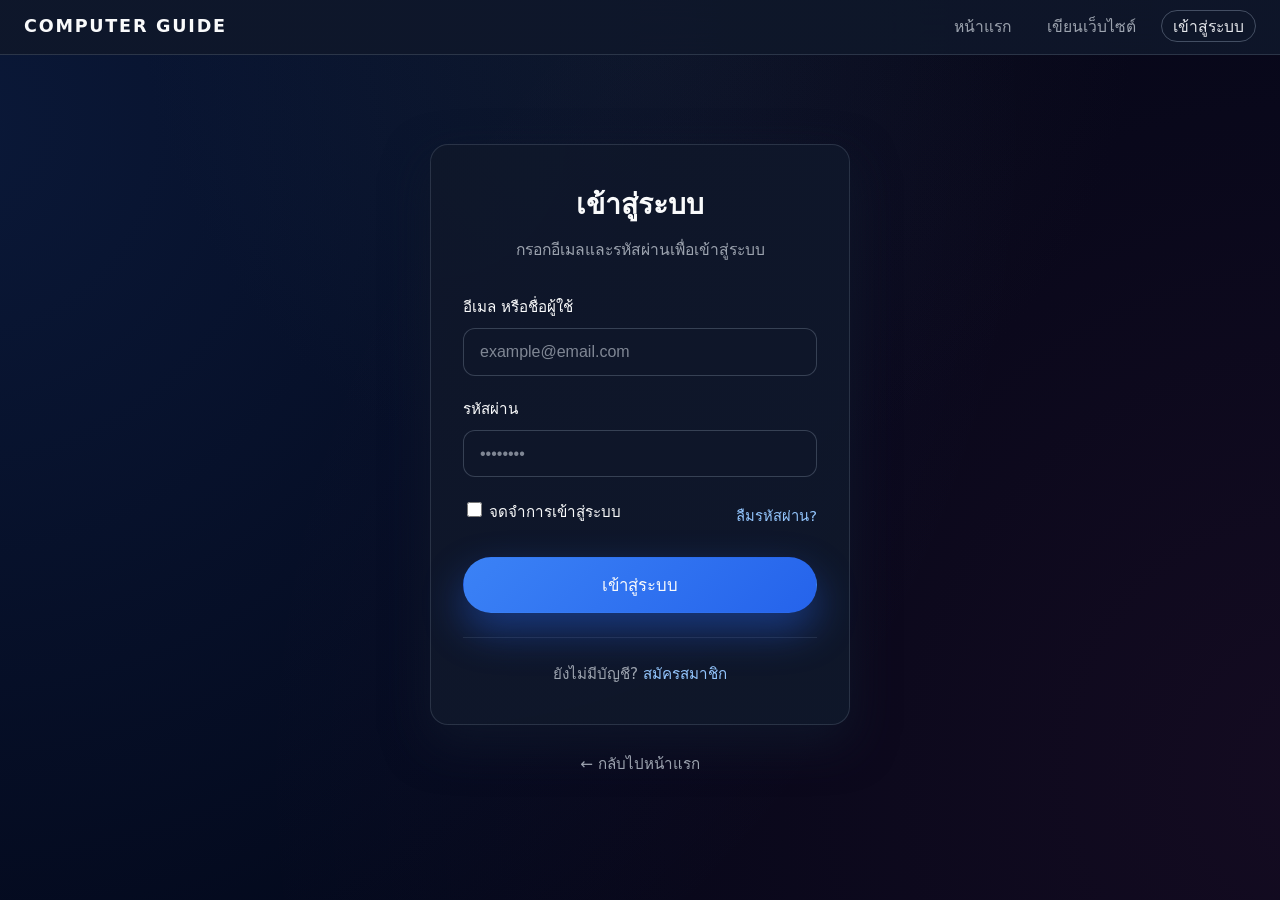
<file: login.html>
<!DOCTYPE html>
<html lang="th">
<head>
  <meta charset="UTF-8" />
  <meta name="viewport" content="width=device-width, initial-scale=1.0" />
  <title>เข้าสู่ระบบ - คู่มือความรู้คอมพิวเตอร์</title>
  <link rel="stylesheet" href="styles.css" />
</head>
<body class="login-page">
  <div class="login-bg"></div>

  <nav class="top-nav">
    <div class="container nav-inner">
      <a href="index.html" class="logo">Computer Guide</a>
      <ul class="nav-links">
        <li><a href="index.html">หน้าแรก</a></li>
        <li><a href="index.html#webdev">เขียนเว็บไซต์</a></li>
        <li><a href="login.html" class="nav-active">เข้าสู่ระบบ</a></li>
      </ul>
    </div>
  </nav>

  <main class="login-main">
    <div class="login-wrapper">
      <div class="login-card">
        <div class="login-header">
          <h1>เข้าสู่ระบบ</h1>
          <p>กรอกอีเมลและรหัสผ่านเพื่อเข้าสู่ระบบ</p>
        </div>

        <form class="login-form" id="loginForm" novalidate>
          <div class="form-group">
            <label for="email">อีเมล หรือชื่อผู้ใช้</label>
            <input
              type="text"
              id="email"
              name="email"
              placeholder="example@email.com"
              autocomplete="username"
              required
            />
            <span class="form-error" id="emailError" aria-live="polite"></span>
          </div>

          <div class="form-group">
            <label for="password">รหัสผ่าน</label>
            <input
              type="password"
              id="password"
              name="password"
              placeholder="••••••••"
              autocomplete="current-password"
              required
            />
            <span class="form-error" id="passwordError" aria-live="polite"></span>
          </div>

          <div class="form-options">
            <label class="checkbox-wrap">
              <input type="checkbox" name="remember" />
              <span>จดจำการเข้าสู่ระบบ</span>
            </label>
            <a href="#" class="forgot-link">ลืมรหัสผ่าน?</a>
          </div>

          <button type="submit" class="btn btn-primary btn-block" id="submitBtn">
            เข้าสู่ระบบ
          </button>
        </form>

        <p class="login-footer">
          ยังไม่มีบัญชี? <a href="register.html">สมัครสมาชิก</a>
        </p>
      </div>

      <p class="back-home">
        <a href="index.html">← กลับไปหน้าแรก</a>
      </p>
    </div>
  </main>

  <script src="script.js"></script>
  <script>
    document.addEventListener("DOMContentLoaded", function () {
      var form = document.getElementById("loginForm");
      var emailInput = document.getElementById("email");
      var passwordInput = document.getElementById("password");
      var emailError = document.getElementById("emailError");
      var passwordError = document.getElementById("passwordError");
      var submitBtn = document.getElementById("submitBtn");

      function showError(el, msg) {
        el.textContent = msg;
        el.style.display = msg ? "block" : "none";
      }

      form.addEventListener("submit", function (e) {
        e.preventDefault();
        showError(emailError, "");
        showError(passwordError, "");

        var email = emailInput.value.trim();
        var password = passwordInput.value;

        var hasError = false;
        if (!email) {
          showError(emailError, "กรุณากรอกอีเมลหรือชื่อผู้ใช้");
          hasError = true;
        }
        if (!password) {
          showError(passwordError, "กรุณากรอกรหัสผ่าน");
          hasError = true;
        }
        if (hasError) return;

        submitBtn.disabled = true;
        submitBtn.textContent = "กำลังเข้าสู่ระบบ...";

        setTimeout(function () {
          alert("ตอนนี้เป็นแบบฟอร์มตัวอย่าง ยังไม่ได้เชื่อมกับระบบหลังบ้าน");
          submitBtn.disabled = false;
          submitBtn.textContent = "เข้าสู่ระบบ";
        }, 800);
      });
    });
  </script>
</body>
</html>
</file>
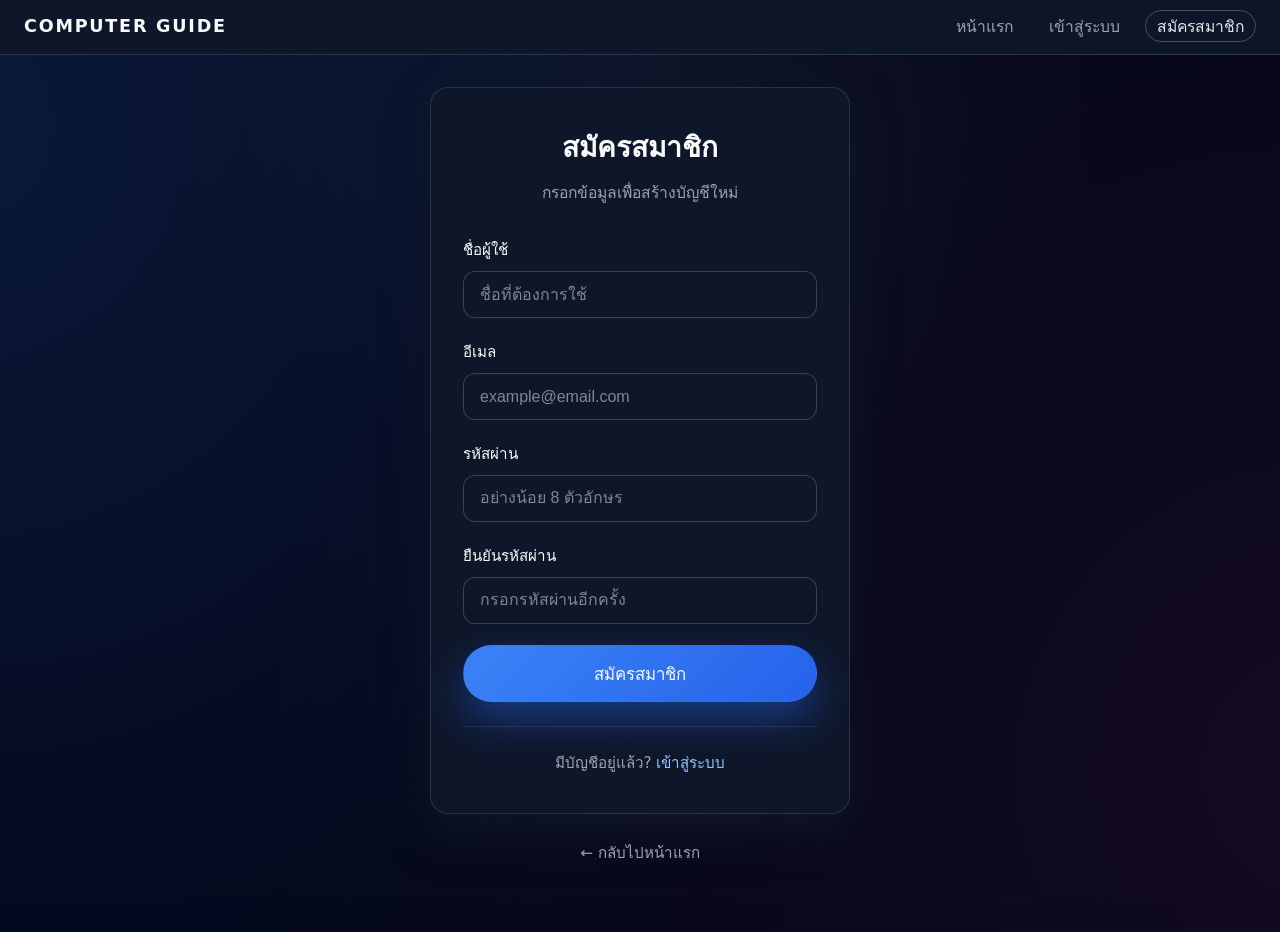
<file: register.html>
<!DOCTYPE html>
<html lang="th">
<head>
  <meta charset="UTF-8" />
  <meta name="viewport" content="width=device-width, initial-scale=1.0" />
  <title>สมัครสมาชิก - คู่มือความรู้คอมพิวเตอร์</title>
  <link rel="stylesheet" href="styles.css" />
</head>
<body class="login-page">
  <div class="login-bg"></div>

  <nav class="top-nav">
    <div class="container nav-inner">
      <a href="index.html" class="logo">Computer Guide</a>
      <ul class="nav-links">
        <li><a href="index.html">หน้าแรก</a></li>
        <li><a href="login.html">เข้าสู่ระบบ</a></li>
        <li><a href="register.html" class="nav-active">สมัครสมาชิก</a></li>
      </ul>
    </div>
  </nav>

  <main class="login-main">
    <div class="login-wrapper">
      <div class="login-card">
        <div class="login-header">
          <h1>สมัครสมาชิก</h1>
          <p>กรอกข้อมูลเพื่อสร้างบัญชีใหม่</p>
        </div>

        <form class="login-form" id="registerForm" novalidate>
          <div class="form-group">
            <label for="name">ชื่อผู้ใช้</label>
            <input type="text" id="name" name="name" placeholder="ชื่อที่ต้องการใช้" required />
            <span class="form-error" id="nameError" aria-live="polite"></span>
          </div>
          <div class="form-group">
            <label for="email">อีเมล</label>
            <input type="email" id="email" name="email" placeholder="example@email.com" required />
            <span class="form-error" id="emailError" aria-live="polite"></span>
          </div>
          <div class="form-group">
            <label for="password">รหัสผ่าน</label>
            <input type="password" id="password" name="password" placeholder="อย่างน้อย 8 ตัวอักษร" required minlength="8" />
            <span class="form-error" id="passwordError" aria-live="polite"></span>
          </div>
          <div class="form-group">
            <label for="password2">ยืนยันรหัสผ่าน</label>
            <input type="password" id="password2" name="password2" placeholder="กรอกรหัสผ่านอีกครั้ง" required />
            <span class="form-error" id="password2Error" aria-live="polite"></span>
          </div>
          <button type="submit" class="btn btn-primary btn-block" id="submitBtn">สมัครสมาชิก</button>
        </form>

        <p class="login-footer">
          มีบัญชีอยู่แล้ว? <a href="login.html">เข้าสู่ระบบ</a>
        </p>
      </div>
      <p class="back-home"><a href="index.html">← กลับไปหน้าแรก</a></p>
    </div>
  </main>

  <script>
    document.addEventListener("DOMContentLoaded", function () {
      var form = document.getElementById("registerForm");
      var submitBtn = document.getElementById("submitBtn");
      function showError(id, msg) {
        var el = document.getElementById(id);
        if (el) { el.textContent = msg; el.style.display = msg ? "block" : "none"; }
      }
      form.addEventListener("submit", function (e) {
        e.preventDefault();
        ["nameError", "emailError", "passwordError", "password2Error"].forEach(function (id) { showError(id, ""); });
        var name = document.getElementById("name").value.trim();
        var email = document.getElementById("email").value.trim();
        var password = document.getElementById("password").value;
        var password2 = document.getElementById("password2").value;
        var hasError = false;
        if (!name) { showError("nameError", "กรุณากรอกชื่อผู้ใช้"); hasError = true; }
        if (!email) { showError("emailError", "กรุณากรอกอีเมล"); hasError = true; }
        if (!password) { showError("passwordError", "กรุณากรอกรหัสผ่าน"); hasError = true; }
        else if (password.length < 8) { showError("passwordError", "รหัสผ่านอย่างน้อย 8 ตัวอักษร"); hasError = true; }
        if (password !== password2) { showError("password2Error", "รหัสผ่านไม่ตรงกัน"); hasError = true; }
        if (hasError) return;
        submitBtn.disabled = true;
        submitBtn.textContent = "กำลังสมัคร...";
        setTimeout(function () {
          alert("ตอนนี้เป็นแบบฟอร์มตัวอย่าง ยังไม่ได้เชื่อมกับระบบหลังบ้าน");
          submitBtn.disabled = false;
          submitBtn.textContent = "สมัครสมาชิก";
        }, 800);
      });
    });
  </script>
</body>
</html>
</file>
<file: styles.css>
:root {
  --bg: #050816;
  --bg-soft: #0b1020;
  --bg-muted: #111827;
  --accent: #3b82f6;
  --accent-soft: rgba(59, 130, 246, 0.1);
  --accent-strong: #2563eb;
  --text-main: #f9fafb;
  --text-muted: #9ca3af;
  --card-bg: #020617;
  --border-subtle: rgba(148, 163, 184, 0.2);
  --shadow-soft: 0 18px 45px rgba(15, 23, 42, 0.85);
  --radius-lg: 18px;
  --radius-pill: 999px;
  --container-width: min(1320px, 100% - 3rem);
}

*,
*::before,
*::after {
  box-sizing: border-box;
}

body {
  margin: 0;
  font-family: system-ui, -apple-system, BlinkMacSystemFont, "Segoe UI", sans-serif;
  font-size: 1.05rem;
  background: radial-gradient(circle at top, #0b1120 0, #020617 45%, #020617 100%);
  color: var(--text-main);
  line-height: 1.7;
  -webkit-font-smoothing: antialiased;
}

.container {
  width: var(--container-width);
  margin-inline: auto;
}

/* Hero */
.hero {
  position: relative;
  min-height: 76vh;
  padding: 3.5rem 0 2.5rem;
  overflow: hidden;
}

.hero::before {
  content: "";
  position: absolute;
  inset: -40%;
  background:
    radial-gradient(circle at 0% 0%, rgba(59, 130, 246, 0.28), transparent 55%),
    radial-gradient(circle at 100% 0%, rgba(236, 72, 153, 0.18), transparent 55%);
  opacity: 0.95;
  pointer-events: none;
}

.hero-overlay {
  position: absolute;
  inset: 0;
  background:
    radial-gradient(circle at top, rgba(15, 23, 42, 0) 0, rgba(15, 23, 42, 0.8) 55%, #020617 100%);
}

.hero-layout {
  position: relative;
  z-index: 1;
  display: grid;
  grid-template-columns: minmax(0, 1.25fr) minmax(0, 1fr);
  gap: 3rem;
  align-items: center;
}

.hero-content {
  max-width: 720px;
}

.hero h1 {
  font-size: clamp(2.6rem, 3.2vw + 1.8rem, 3.8rem);
  line-height: 1.15;
  margin-bottom: 1.2rem;
  letter-spacing: 0.02em;
}

.hero p {
  color: var(--text-muted);
  font-size: 1.1rem;
  max-width: 42rem;
}

.hero-actions {
  display: flex;
  flex-wrap: wrap;
  gap: 0.85rem;
  margin-top: 1.8rem;
}

.hero-graphic {
  position: relative;
  justify-self: flex-end;
}

.hero-graphic::before {
  content: "";
  position: absolute;
  inset: 8%;
  border-radius: 28px;
  background: radial-gradient(circle at top left, rgba(59, 130, 246, 0.25), transparent 70%);
  filter: blur(12px);
  opacity: 0.9;
}

.hero-graphic img {
  position: relative;
  z-index: 1;
  display: block;
  width: min(480px, 100%);
  border-radius: 26px;
  border: 1px solid rgba(148, 163, 184, 0.4);
  box-shadow:
    0 28px 80px rgba(15, 23, 42, 0.95),
    0 0 0 1px rgba(15, 23, 42, 0.9);
  object-fit: cover;
}

.btn {
  border-radius: var(--radius-pill);
  border: 1px solid transparent;
  padding: 0.85rem 1.7rem;
  font-size: 1.05rem;
  cursor: pointer;
  font-weight: 500;
  display: inline-flex;
  align-items: center;
  justify-content: center;
  gap: 0.5rem;
  transition:
    background-color 0.2s ease,
    color 0.2s ease,
    transform 0.15s ease,
    box-shadow 0.2s ease,
    border-color 0.2s ease;
  text-decoration: none;
}

.btn-primary {
  background: linear-gradient(135deg, var(--accent), var(--accent-strong));
  color: #f9fafb;
  box-shadow: 0 18px 40px rgba(37, 99, 235, 0.45);
}

.btn-primary:hover {
  transform: translateY(-1px);
  box-shadow: 0 20px 45px rgba(37, 99, 235, 0.6);
}

.btn-outline {
  background: rgba(15, 23, 42, 0.7);
  border-color: rgba(148, 163, 184, 0.45);
  color: var(--text-main);
}

.btn-outline:hover {
  background: rgba(15, 23, 42, 0.95);
  border-color: var(--accent);
}

.btn-small {
  padding: 0.5rem 1.05rem;
  font-size: 0.88rem;
}

/* Top navigation */
.top-nav {
  position: sticky;
  top: 0;
  z-index: 20;
  backdrop-filter: blur(22px);
  background: linear-gradient(to right, rgba(15, 23, 42, 0.94), rgba(15, 23, 42, 0.92));
  border-bottom: 1px solid rgba(148, 163, 184, 0.22);
}

.nav-inner {
  display: flex;
  align-items: center;
  justify-content: space-between;
  padding-block: 0.75rem;
}

.logo {
  font-weight: 700;
  font-size: 1.1rem;
  letter-spacing: 0.1em;
  text-transform: uppercase;
  color: #e5e7eb;
}

.nav-links {
  list-style: none;
  display: flex;
  gap: 0.75rem;
  margin: 0;
  padding: 0;
  font-size: 0.98rem;
}

.nav-links a {
  color: var(--text-muted);
  text-decoration: none;
  padding: 0.35rem 0.7rem;
  border-radius: 999px;
  border: 1px solid transparent;
  transition:
    color 0.15s ease,
    background-color 0.15s ease,
    border-color 0.15s ease;
}

.nav-links a:hover {
  color: #e5e7eb;
  background: rgba(15, 23, 42, 0.9);
  border-color: rgba(148, 163, 184, 0.4);
}

/* Sections */
.section {
  padding: 4rem 0;
}

.section-muted {
  background: radial-gradient(circle at top, #020617 0, #020617 20%, #020617 100%);
}

.section h2 {
  font-size: 1.95rem;
  margin-bottom: 0.75rem;
}

.section-intro {
  color: var(--text-muted);
  max-width: 52rem;
  margin-bottom: 2.5rem;
  font-size: 1.08rem;
}

.section-image {
  width: 100%;
  max-height: 300px;
  object-fit: cover;
  border-radius: 22px;
  border: 1px solid rgba(148, 163, 184, 0.35);
  box-shadow: var(--shadow-soft);
  margin: 1.75rem 0 2.25rem;
}

.grid {
  display: grid;
  gap: 1.75rem;
}

.grid-2 {
  grid-template-columns: repeat(2, minmax(0, 1fr));
}

.grid-3 {
  grid-template-columns: repeat(3, minmax(0, 1fr));
}

.card,
.topic-card {
  background: radial-gradient(circle at top left, rgba(15, 23, 42, 0.95), rgba(15, 23, 42, 0.98));
  border-radius: var(--radius-lg);
  padding: 1.65rem 1.75rem;
  border: 1px solid var(--border-subtle);
  box-shadow: var(--shadow-soft);
  position: relative;
  overflow: hidden;
}

.card::before,
.topic-card::before {
  content: "";
  position: absolute;
  inset: -40%;
  background: radial-gradient(circle at top right, rgba(59, 130, 246, 0.14), transparent 60%);
  opacity: 0;
  transition: opacity 0.25s ease;
  pointer-events: none;
}

.card:hover::before,
.topic-card:hover::before {
  opacity: 1;
}

.card h3,
.topic-card h3 {
  margin-top: 0;
  margin-bottom: 0.75rem;
  font-size: 1.15rem;
}

.card p,
.topic-card p {
  color: var(--text-muted);
  margin-top: 0;
  margin-bottom: 0.7rem;
}

.card ul,
.topic-card ul {
  margin: 0.15rem 0 0;
  padding-left: 1.1rem;
  color: var(--text-muted);
}

.card li + li,
.topic-card li + li {
  margin-top: 0.25rem;
}

/* Footer */
.footer {
  border-top: 1px solid rgba(148, 163, 184, 0.25);
  background: #020617;
  padding: 1.6rem 0 1.9rem;
  margin-top: 1.25rem;
}

.footer-inner {
  display: flex;
  flex-wrap: wrap;
  align-items: center;
  justify-content: space-between;
  gap: 1.15rem;
  font-size: 1rem;
  color: var(--text-muted);
}

/* Login Page */
.login-page {
  min-height: 100vh;
  display: flex;
  flex-direction: column;
}

.login-bg {
  position: fixed;
  inset: 0;
  background: radial-gradient(circle at top, #0b1120 0, #020617 45%, #020617 100%);
  z-index: -1;
}

.login-bg::before {
  content: "";
  position: absolute;
  inset: -40%;
  background:
    radial-gradient(circle at 20% 30%, rgba(59, 130, 246, 0.15), transparent 50%),
    radial-gradient(circle at 80% 70%, rgba(236, 72, 153, 0.08), transparent 50%);
  pointer-events: none;
}

.login-main {
  flex: 1;
  display: flex;
  align-items: center;
  justify-content: center;
  padding: 2rem 1rem 3rem;
}

.login-wrapper {
  width: 100%;
  max-width: 420px;
}

.login-card {
  background: radial-gradient(circle at top left, rgba(15, 23, 42, 0.95), rgba(15, 23, 42, 0.98));
  border-radius: var(--radius-lg);
  border: 1px solid var(--border-subtle);
  box-shadow: var(--shadow-soft);
  padding: 2.25rem 2rem;
}

.login-header {
  text-align: center;
  margin-bottom: 2rem;
}

.login-header h1 {
  font-size: 1.75rem;
  margin: 0 0 0.5rem 0;
  color: var(--text-main);
}

.login-header p {
  margin: 0;
  color: var(--text-muted);
  font-size: 0.98rem;
}

.login-form .form-group {
  margin-bottom: 1.35rem;
}

.login-form label {
  display: block;
  font-size: 0.95rem;
  font-weight: 500;
  color: var(--text-main);
  margin-bottom: 0.45rem;
}

.login-form input[type="text"],
.login-form input[type="password"],
.login-form input[type="email"] {
  width: 100%;
  padding: 0.85rem 1rem;
  font-size: 1rem;
  color: var(--text-main);
  background: rgba(15, 23, 42, 0.8);
  border: 1px solid rgba(148, 163, 184, 0.3);
  border-radius: 12px;
  outline: none;
  transition: border-color 0.2s ease, box-shadow 0.2s ease;
  box-sizing: border-box;
}

.login-form input::placeholder {
  color: var(--text-muted);
  opacity: 0.8;
}

.login-form input:focus {
  border-color: var(--accent);
  box-shadow: 0 0 0 3px var(--accent-soft);
}

.login-form .form-error {
  display: none;
  font-size: 0.85rem;
  color: #f87171;
  margin-top: 0.4rem;
}

.form-options {
  display: flex;
  align-items: center;
  justify-content: space-between;
  flex-wrap: wrap;
  gap: 0.75rem;
  margin-bottom: 1.5rem;
}

.checkbox-wrap {
  display: inline-flex;
  align-items: center;
  gap: 0.5rem;
  font-size: 0.92rem;
  color: var(--text-muted);
  cursor: pointer;
  user-select: none;
}

.checkbox-wrap input {
  width: 1.1em;
  height: 1.1em;
  accent-color: var(--accent);
}

.forgot-link {
  font-size: 0.92rem;
  color: #93c5fd;
  text-decoration: none;
}

.forgot-link:hover {
  color: #bfdbfe;
  text-decoration: underline;
}

.btn-block {
  width: 100%;
  justify-content: center;
  padding: 0.9rem 1.5rem;
  font-size: 1.05rem;
}

.login-footer {
  text-align: center;
  margin: 1.5rem 0 0;
  padding-top: 1.5rem;
  border-top: 1px solid rgba(148, 163, 184, 0.15);
  font-size: 0.95rem;
  color: var(--text-muted);
}

.login-footer a {
  color: #93c5fd;
  text-decoration: none;
}

.login-footer a:hover {
  color: #bfdbfe;
  text-decoration: underline;
}

.back-home {
  text-align: center;
  margin-top: 1.5rem;
}

.back-home a {
  color: var(--text-muted);
  text-decoration: none;
  font-size: 0.95rem;
}

.back-home a:hover {
  color: var(--text-main);
}

.nav-links .nav-active {
  color: #e5e7eb;
  background: rgba(15, 23, 42, 0.9);
  border-color: rgba(148, 163, 184, 0.4);
}

.logo {
  text-decoration: none;
  color: inherit;
}

/* Utilities */
html {
  scroll-behavior: smooth;
}

@media (max-width: 960px) {
  .nav-links {
    display: none;
  }

  .hero {
    padding-top: 4.3rem;
  }

  .hero-layout {
    grid-template-columns: minmax(0, 1fr);
  }

  .hero-graphic {
    justify-self: flex-start;
  }

  .grid-3 {
    grid-template-columns: repeat(2, minmax(0, 1fr));
  }
}

@media (max-width: 720px) {
  .container {
    width: min(100% - 2rem, 720px);
  }

  .grid-2,
  .grid-3 {
    grid-template-columns: minmax(0, 1fr);
  }

  .hero {
    padding-top: 3.5rem;
    min-height: 62vh;
  }

  .hero-graphic {
    margin-top: 1.4rem;
  }
}

/* Web Development Section Styles */
.webdev-step {
  margin: 3.5rem 0;
  padding: 2.25rem 0;
  border-bottom: 1px solid rgba(148, 163, 184, 0.15);
}

.webdev-step:last-of-type {
  border-bottom: none;
}

.step-title {
  font-size: 1.65rem;
  color: var(--accent);
  margin-bottom: 0.9rem;
  padding-bottom: 0.6rem;
  border-bottom: 2px solid rgba(59, 130, 246, 0.3);
}

.step-description {
  color: var(--text-muted);
  font-size: 1.1rem;
  margin-bottom: 1.75rem;
  line-height: 1.75;
}

.code-block {
  background: #0a0e1a;
  border: 1px solid rgba(148, 163, 184, 0.2);
  border-radius: 10px;
  padding: 1.35rem;
  overflow-x: auto;
  margin: 1.15rem 0;
  font-family: 'Courier New', Consolas, monospace;
  font-size: 0.95rem;
  line-height: 1.65;
}

.code-block code {
  color: #e5e7eb;
  background: transparent;
  padding: 0;
}

.code-block code::before,
.code-block code::after {
  content: none;
}

.card h4 {
  font-size: 1.18rem;
  margin-bottom: 0.9rem;
  color: var(--text-main);
}

.example-card {
  background: linear-gradient(135deg, rgba(59, 130, 246, 0.08), rgba(15, 23, 42, 0.95));
  border-color: rgba(59, 130, 246, 0.3);
  margin-top: 1.5rem;
}

.example-card h4 {
  color: var(--accent);
  margin-bottom: 1rem;
}

.summary-card {
  background: linear-gradient(135deg, rgba(59, 130, 246, 0.12), rgba(15, 23, 42, 0.98));
  border-color: rgba(59, 130, 246, 0.4);
  margin-top: 2.25rem;
  padding: 2.25rem;
}

.summary-card h3 {
  color: var(--accent);
  font-size: 1.5rem;
  margin-bottom: 1.15rem;
}

.summary-card ol li {
  margin: 0.5rem 0;
  line-height: 1.8;
}

.summary-card ol li strong {
  color: var(--text-main);
}

/* Programs (details/summary) */
.programs {
  display: grid;
  gap: 1rem;
  margin-top: 1.25rem;
}

.program {
  background: radial-gradient(circle at top left, rgba(15, 23, 42, 0.95), rgba(15, 23, 42, 0.98));
  border: 1px solid rgba(148, 163, 184, 0.2);
  border-radius: 14px;
  padding: 1.2rem 1.4rem;
  box-shadow: 0 14px 40px rgba(15, 23, 42, 0.55);
}

.program summary {
  cursor: pointer;
  font-weight: 650;
  font-size: 1.08rem;
  color: #e5e7eb;
  letter-spacing: 0.01em;
  list-style: none;
  user-select: none;
  outline: none;
}

.program summary::-webkit-details-marker {
  display: none;
}

.program summary::after {
  content: "+";
  float: right;
  color: var(--text-muted);
  font-weight: 800;
}

.program[open] summary::after {
  content: "–";
}

.program-body {
  margin-top: 0.85rem;
  color: var(--text-muted);
}

.program-body p {
  margin: 0.35rem 0 0.75rem;
}

.program-body ul {
  margin: 0;
  padding-left: 1.15rem;
}

.program-body li + li {
  margin-top: 0.35rem;
}

.program-steps {
  margin: 0.5rem 0 0;
  padding-left: 1.25rem;
}

.program-steps li + li {
  margin-top: 0.25rem;
}

.programs code {
  background: rgba(59, 130, 246, 0.14);
  border: 1px solid rgba(59, 130, 246, 0.25);
  padding: 0.08rem 0.35rem;
  border-radius: 8px;
  color: #e5e7eb;
  font-family: ui-monospace, SFMono-Regular, Menlo, Monaco, Consolas, "Liberation Mono", "Courier New", monospace;
  font-size: 0.92em;
}

.programs a {
  color: #93c5fd;
}

.programs a:hover {
  color: #bfdbfe;
}

/* Video Cards */
.videos-section {
  margin-top: 2rem;
}

.videos-grid {
  display: grid;
  grid-template-columns: repeat(2, minmax(0, 1fr));
  gap: 1.75rem;
  margin-top: 1.5rem;
}

.video-card {
  background: radial-gradient(circle at top left, rgba(15, 23, 42, 0.95), rgba(15, 23, 42, 0.98));
  border-radius: var(--radius-lg);
  border: 1px solid var(--border-subtle);
  box-shadow: var(--shadow-soft);
  overflow: hidden;
  transition: transform 0.2s ease, box-shadow 0.2s ease;
}

.video-card:hover {
  transform: translateY(-2px);
  box-shadow: 0 20px 50px rgba(15, 23, 42, 0.95);
}

.video-wrapper {
  position: relative;
  width: 100%;
  padding-bottom: 56.25%; /* 16:9 aspect ratio */
  background: #000;
  overflow: hidden;
}

.video-wrapper iframe {
  position: absolute;
  top: 0;
  left: 0;
  width: 100%;
  height: 100%;
  border: none;
}

.video-info {
  padding: 1.4rem 1.5rem;
}

.video-info h4 {
  font-size: 1.15rem;
  margin: 0 0 0.6rem 0;
  color: var(--text-main);
}

.video-description {
  color: var(--text-muted);
  font-size: 0.98rem;
  line-height: 1.6;
  margin: 0 0 0.9rem 0;
}

.video-credit {
  padding-top: 0.75rem;
  border-top: 1px solid rgba(148, 163, 184, 0.15);
  font-size: 0.92rem;
  color: var(--text-muted);
}

.video-credit strong {
  color: var(--text-main);
  margin-right: 0.4rem;
}

.video-credit a {
  color: #93c5fd;
  text-decoration: none;
  transition: color 0.2s ease;
}

.video-credit a:hover {
  color: #bfdbfe;
  text-decoration: underline;
}

/* Code syntax highlighting (basic) */
.code-block code {
  display: block;
  white-space: pre;
}

@media (max-width: 720px) {
  .webdev-step {
    margin: 2rem 0;
    padding: 1.5rem 0;
  }
  
  .step-title {
    font-size: 1.3rem;
  }
  
  .code-block {
    font-size: 0.85rem;
    padding: 1rem;
  }
  
  .summary-card {
    padding: 1.5rem;
  }

  .program {
    padding: 0.95rem 1rem;
  }

  .videos-grid {
    grid-template-columns: 1fr;
    gap: 1.5rem;
  }

  .video-info {
    padding: 1.2rem 1.3rem;
  }

  .videos-section h3 {
    font-size: 1.25rem !important;
  }
}
</file>
